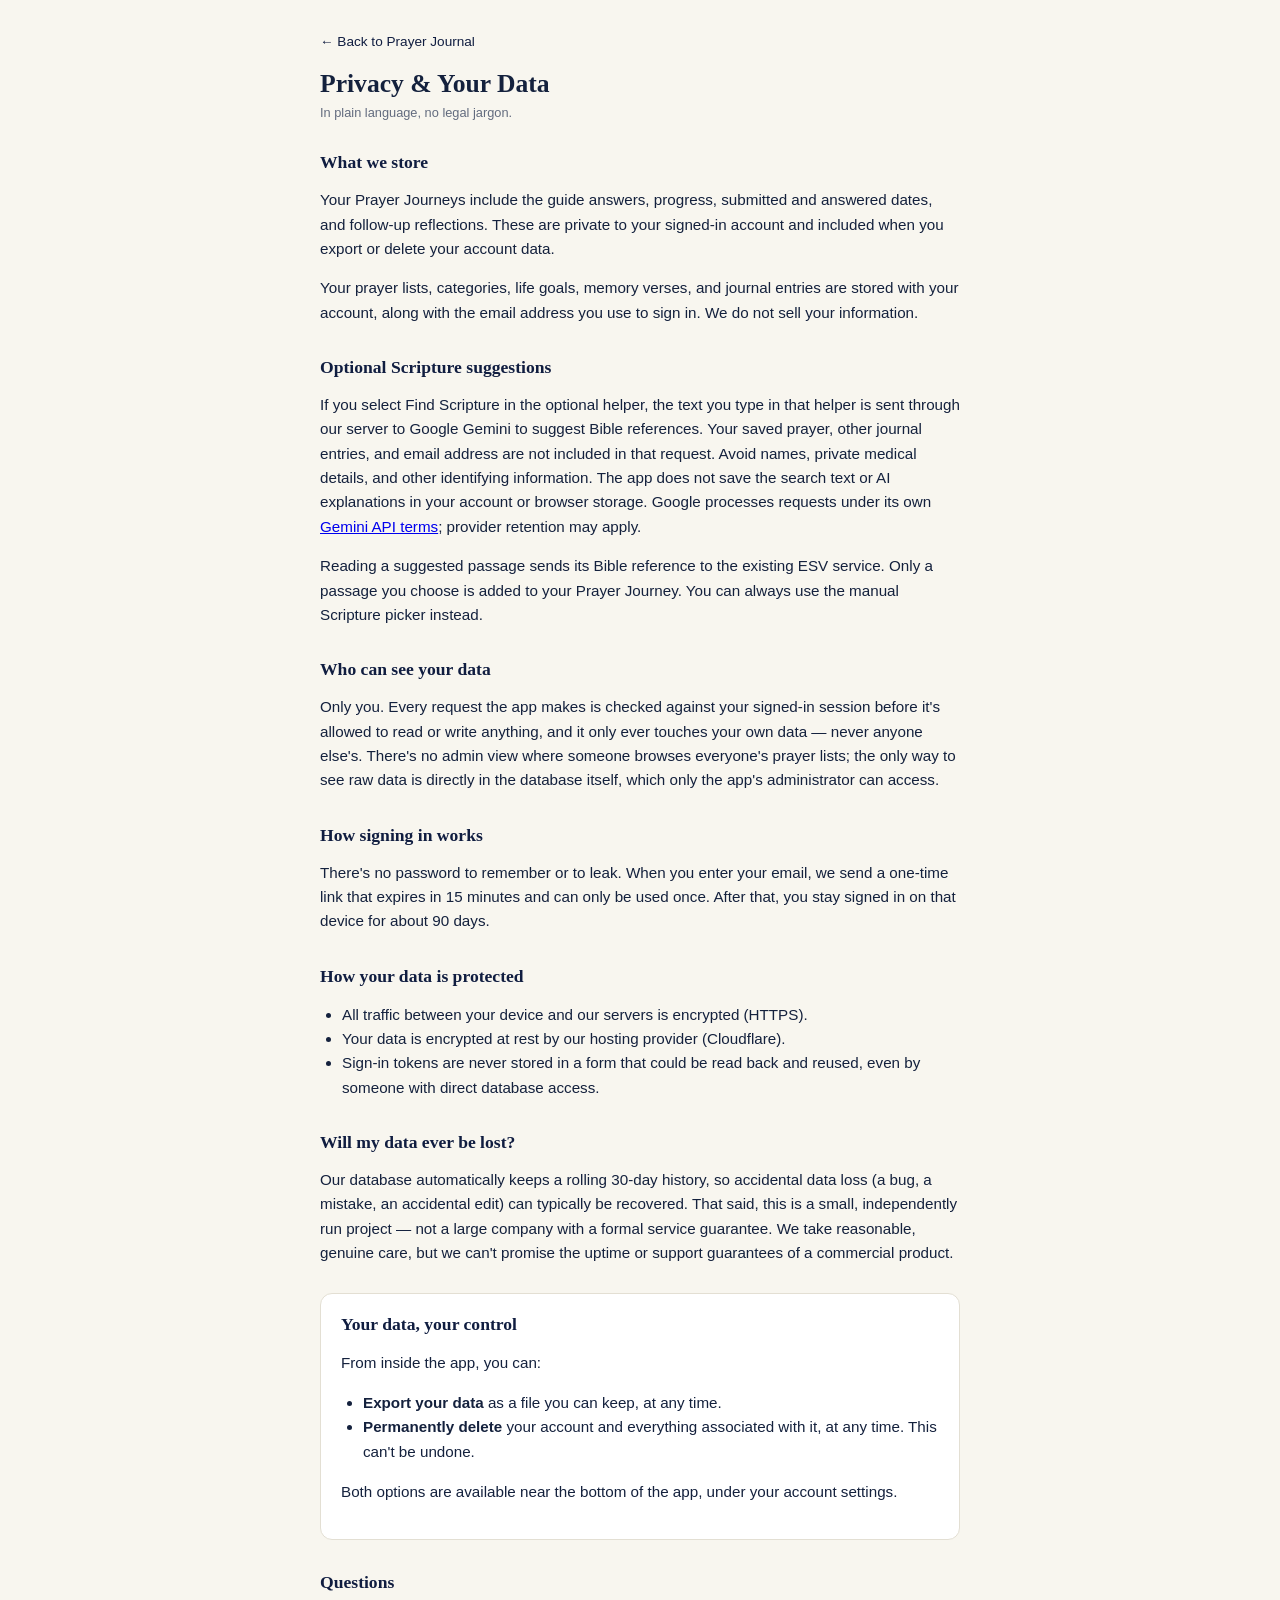
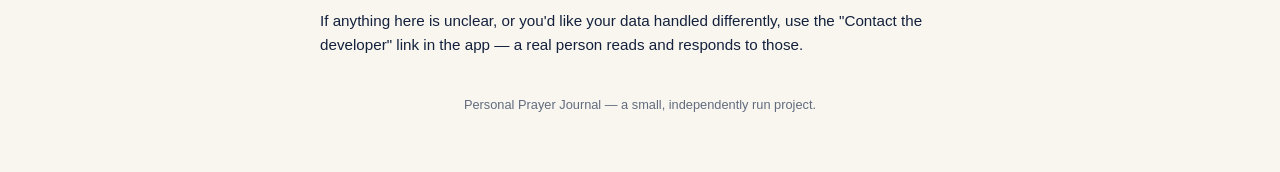
<file: public/privacy.html>
<!DOCTYPE html>
<html lang="en">
<head>
<meta charset="UTF-8">
<meta name="viewport" content="width=device-width, initial-scale=1.0">
<title>Privacy & Your Data — Personal Prayer Journal</title>
<style>
  :root{
    --paper: #F8F6EF;
    --paper-light: #FFFFFF;
    --ink: #14213D;
    --ink-soft: #626B7E;
    --rule: #E3DFD3;
    --primary: #101D40;
    --gold: #B79A4D;
    --danger: #A34B4B;
  }
  *{ box-sizing:border-box; }
  html,body{
    margin:0; padding:0;
    background: var(--paper);
    color: var(--ink);
    font-family: "Avenir Next","Segoe UI","Helvetica Neue",Arial,sans-serif;
    -webkit-font-smoothing: antialiased;
  }
  .serif{ font-family: "Iowan Old Style","Palatino Linotype",Palatino,Georgia,serif; }
  main{
    max-width: 680px;
    margin: 0 auto;
    padding: 32px 20px 60px;
  }
  h1{
    font-size: 1.6rem;
    margin: 0 0 6px;
  }
  .updated{
    font-size: 0.8rem;
    color: var(--ink-soft);
    margin-bottom: 28px;
  }
  h2{
    font-size: 1.1rem;
    margin: 32px 0 8px;
    color: var(--primary);
  }
  p, li{
    font-size: 0.95rem;
    line-height: 1.6;
  }
  ul{ padding-left: 22px; }
  .card{
    background: var(--paper-light);
    border: 1px solid var(--rule);
    border-radius: 12px;
    padding: 20px;
    margin: 28px 0;
  }
  .back-link{
    display:inline-block;
    margin-bottom: 20px;
    color: var(--primary);
    text-decoration: none;
    font-size: 0.85rem;
  }
  .back-link:hover{ text-decoration: underline; }
  .footnote{
    margin-top: 40px;
    font-size: 0.8rem;
    color: var(--ink-soft);
    text-align:center;
  }
</style>
</head>
<body>
<main>
  <a class="back-link" href="/">← Back to Prayer Journal</a>
  <h1 class="serif">Privacy & Your Data</h1>
  <div class="updated">In plain language, no legal jargon.</div>

  <h2 class="serif">What we store</h2>
  <p>Your Prayer Journeys include the guide answers, progress, submitted and answered dates, and follow-up reflections. These are private to your signed-in account and included when you export or delete your account data.</p>
  <p>Your prayer lists, categories, life goals, memory verses, and journal entries are stored with your account, along with the email address you use to sign in. We do not sell your information.</p>

  <h2 class="serif">Optional Scripture suggestions</h2>
  <p>If you select Find Scripture in the optional helper, the text you type in that helper is sent through our server to Google Gemini to suggest Bible references. Your saved prayer, other journal entries, and email address are not included in that request. Avoid names, private medical details, and other identifying information. The app does not save the search text or AI explanations in your account or browser storage. Google processes requests under its own <a href="https://ai.google.dev/gemini-api/terms">Gemini API terms</a>; provider retention may apply.</p>
  <p>Reading a suggested passage sends its Bible reference to the existing ESV service. Only a passage you choose is added to your Prayer Journey. You can always use the manual Scripture picker instead.</p>

  <h2 class="serif">Who can see your data</h2>
  <p>Only you. Every request the app makes is checked against your signed-in session before it's allowed to read or write anything, and it only ever touches your own data — never anyone else's. There's no admin view where someone browses everyone's prayer lists; the only way to see raw data is directly in the database itself, which only the app's administrator can access.</p>

  <h2 class="serif">How signing in works</h2>
  <p>There's no password to remember or to leak. When you enter your email, we send a one-time link that expires in 15 minutes and can only be used once. After that, you stay signed in on that device for about 90 days.</p>

  <h2 class="serif">How your data is protected</h2>
  <ul>
    <li>All traffic between your device and our servers is encrypted (HTTPS).</li>
    <li>Your data is encrypted at rest by our hosting provider (Cloudflare).</li>
    <li>Sign-in tokens are never stored in a form that could be read back and reused, even by someone with direct database access.</li>
  </ul>

  <h2 class="serif">Will my data ever be lost?</h2>
  <p>Our database automatically keeps a rolling 30-day history, so accidental data loss (a bug, a mistake, an accidental edit) can typically be recovered. That said, this is a small, independently run project — not a large company with a formal service guarantee. We take reasonable, genuine care, but we can't promise the uptime or support guarantees of a commercial product.</p>

  <div class="card">
    <h2 class="serif" style="margin-top:0;">Your data, your control</h2>
    <p>From inside the app, you can:</p>
    <ul>
      <li><strong>Export your data</strong> as a file you can keep, at any time.</li>
      <li><strong>Permanently delete</strong> your account and everything associated with it, at any time. This can't be undone.</li>
    </ul>
    <p>Both options are available near the bottom of the app, under your account settings.</p>
  </div>

  <h2 class="serif">Questions</h2>
  <p>If anything here is unclear, or you'd like your data handled differently, use the "Contact the developer" link in the app — a real person reads and responds to those.</p>

  <div class="footnote">Personal Prayer Journal — a small, independently run project.</div>
</main>
</body>
</html>
</file>
